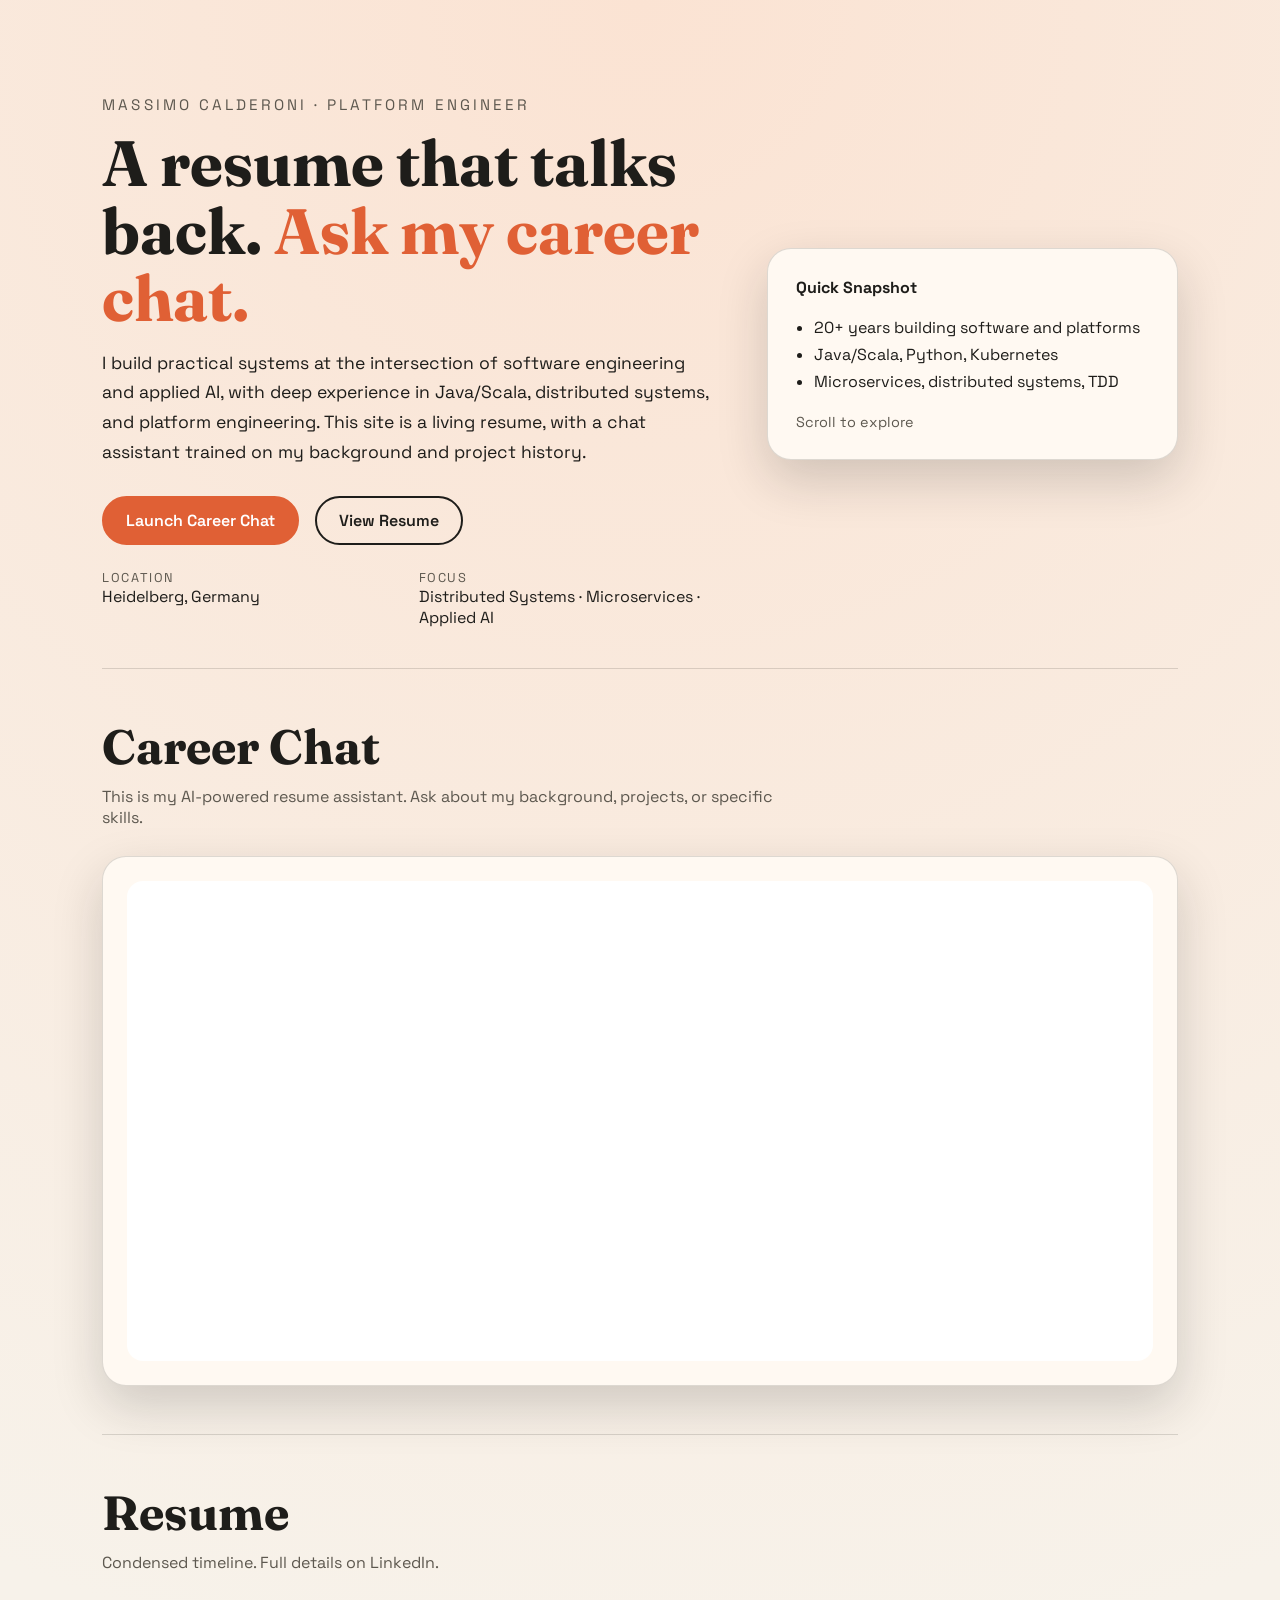
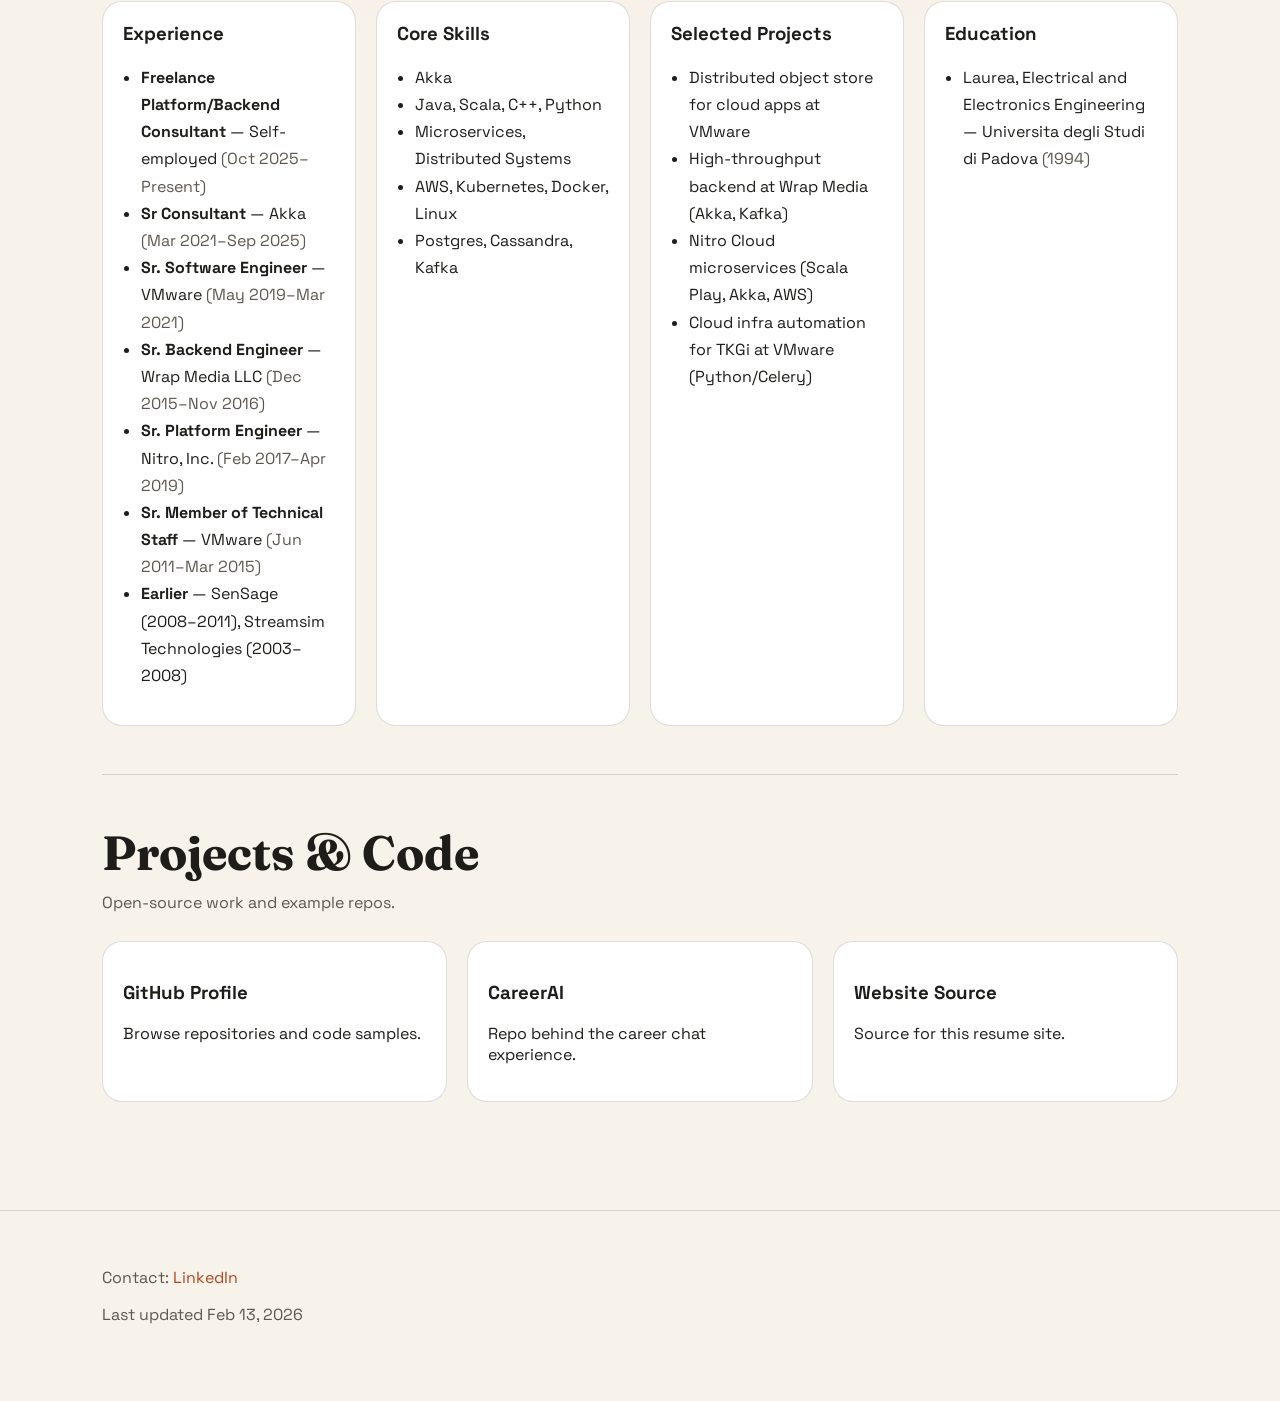
<file: index.html>
<!DOCTYPE html>
<html lang="en">
  <head>
    <meta charset="UTF-8" />
    <meta name="viewport" content="width=device-width, initial-scale=1.0" />
    <title>Massimo Calderoni — Resume, Projects, Career Chat</title>
    <meta
      name="description"
      content="Massimo Calderoni's resume site with experience, projects, and an AI-powered career chat."
    />
    <link rel="stylesheet" href="styles.css" />
  </head>
  <body>
    <header class="hero">
      <div class="hero-inner">
        <p class="eyebrow">Massimo Calderoni · Platform Engineer</p>
        <h1>
          A resume that talks back.
          <span class="accent">Ask my career chat.</span>
        </h1>
        <p class="lead">
          I build practical systems at the intersection of software engineering
          and applied AI, with deep experience in Java/Scala, distributed
          systems, and platform engineering. This site is a living resume, with
          a chat assistant trained on my background and project history.
        </p>
        <div class="cta-row">
          <a class="btn primary" href="#chat">Launch Career Chat</a>
          <a class="btn ghost" href="#resume">View Resume</a>
        </div>
        <div class="meta">
          <div>
            <span class="label">Location</span>
            <span>Heidelberg, Germany</span>
          </div>
          <div>
            <span class="label">Focus</span>
            <span>Distributed Systems · Microservices · Applied AI</span>
          </div>
        </div>
      </div>
      <div class="hero-card">
        <div class="card-top">Quick Snapshot</div>
        <ul class="highlights">
          <li>20+ years building software and platforms</li>
          <li>Java/Scala, Python, Kubernetes</li>
          <li>Microservices, distributed systems, TDD</li>
        </ul>
        <div class="card-footer">
          <span>Scroll to explore</span>
        </div>
      </div>
    </header>

    <main>
      <section id="chat" class="section">
        <div class="section-head">
          <h2>Career Chat</h2>
          <p>
            This is my AI-powered resume assistant. Ask about my background,
            projects, or specific skills.
          </p>
        </div>

        <div class="chat-embed">
          <iframe
            id="career-chat-frame"
            title="Career Chat"
            src="about:blank"
            loading="lazy"
            referrerpolicy="no-referrer"
            allow="clipboard-read; clipboard-write"
          ></iframe>
        </div>
      </section>

      <section id="resume" class="section">
        <div class="section-head">
          <h2>Resume</h2>
          <p>Condensed timeline. Full details on LinkedIn.</p>
        </div>

        <div class="grid">
          <article class="panel">
            <h3>Experience</h3>
            <ul>
              <li>
                <strong>Freelance Platform/Backend Consultant</strong> — Self-employed
                <span class="muted">(Oct 2025–Present)</span>
              </li>
              <li>
                <strong>Sr Consultant</strong> — Akka
                <span class="muted">(Mar 2021–Sep 2025)</span>
              </li>
              <li>
                <strong>Sr. Software Engineer</strong> — VMware
                <span class="muted">(May 2019–Mar 2021)</span>
              </li>
              <li>
                <strong>Sr. Backend Engineer</strong> — Wrap Media LLC
                <span class="muted">(Dec 2015–Nov 2016)</span>
              </li>
              <li>
                <strong>Sr. Platform Engineer</strong> — Nitro, Inc.
                <span class="muted">(Feb 2017–Apr 2019)</span>
              </li>
              <li>
                <strong>Sr. Member of Technical Staff</strong> — VMware
                <span class="muted">(Jun 2011–Mar 2015)</span>
              </li>
              <li>
                <strong>Earlier</strong> — SenSage (2008–2011), Streamsim
                Technologies (2003–2008)
              </li>
            </ul>
          </article>

          <article class="panel">
            <h3>Core Skills</h3>
            <ul>
              <li>Akka</li>
              <li>Java, Scala, C++, Python</li>
              <li>Microservices, Distributed Systems</li>
              <li>AWS, Kubernetes, Docker, Linux</li>
              <li>Postgres, Cassandra, Kafka</li>
            </ul>
          </article>

          <article class="panel">
            <h3>Selected Projects</h3>
            <ul>
              <li>Distributed object store for cloud apps at VMware</li>
              <li>High-throughput backend at Wrap Media (Akka, Kafka)</li>
              <li>Nitro Cloud microservices (Scala Play, Akka, AWS)</li>
              <li>Cloud infra automation for TKGi at VMware (Python/Celery)</li>
            </ul>
          </article>

          <article class="panel">
            <h3>Education</h3>
            <ul>
              <li>
                Laurea, Electrical and Electronics Engineering — Universita
                degli Studi di Padova
                <span class="muted">(1994)</span>
              </li>
            </ul>
          </article>
        </div>
      </section>

      <section id="projects" class="section">
        <div class="section-head">
          <h2>Projects & Code</h2>
          <p>Open-source work and example repos.</p>
        </div>
        <div class="project-list">
          <a class="project" href="https://github.com/max8github">
            <h3>GitHub Profile</h3>
            <p>Browse repositories and code samples.</p>
          </a>
          <a class="project" href="https://github.com/max8github/careerai">
            <h3>CareerAI</h3>
            <p>Repo behind the career chat experience.</p>
          </a>
          <a class="project" href="https://github.com/max8github/max8github.github.io">
            <h3>Website Source</h3>
            <p>Source for this resume site.</p>
          </a>
        </div>
      </section>
    </main>

    <footer class="footer">
      <p>
        Contact: <a href="https://www.linkedin.com/in/mcalderoni/">LinkedIn</a>
      </p>
      <p class="muted">Last updated Feb 13, 2026</p>
    </footer>
    <script>
      (() => {
        const localUrl = "http://127.0.0.1:7860";
        const prodUrl = "https://max8hugs-careerai.hf.space";
        const hostname = window.location.hostname;
        const isLocal =
          hostname === "127.0.0.1" ||
          hostname === "localhost" ||
          hostname === "";
        const configuredUrl = window.CAREER_CHAT_URL;
        const iframe = document.getElementById("career-chat-frame");
        if (!iframe) return;
        iframe.src = configuredUrl || (isLocal ? localUrl : prodUrl);
      })();
    </script>
  </body>
</html>
</file>
<file: styles.css>
@import url("https://fonts.googleapis.com/css2?family=Space+Grotesk:wght@300;400;500;600;700&family=Fraunces:opsz,wght@9..144,600;700&display=swap");

:root {
  --bg: #f7f2ea;
  --bg-accent: #fbe3d3;
  --ink: #1e1d1a;
  --muted: #5d584f;
  --accent: #e06035;
  --accent-dark: #b4461e;
  --card: #fff9f2;
  --line: rgba(30, 29, 26, 0.15);
  --shadow: 0 20px 50px rgba(30, 29, 26, 0.18);
}

* {
  box-sizing: border-box;
}

body {
  margin: 0;
  font-family: "Space Grotesk", system-ui, sans-serif;
  color: var(--ink);
  background: radial-gradient(circle at top, var(--bg-accent), var(--bg) 55%);
  min-height: 100vh;
}

a {
  color: inherit;
  text-decoration: none;
}

.hero {
  display: grid;
  grid-template-columns: minmax(0, 1.2fr) minmax(0, 0.8fr);
  gap: 48px;
  padding: 80px 8vw 40px;
}

.hero-inner h1 {
  font-family: "Fraunces", serif;
  font-size: clamp(2.8rem, 5vw, 4.6rem);
  margin: 12px 0 16px;
  line-height: 1.05;
}

.hero-inner .accent {
  color: var(--accent);
}

.eyebrow {
  font-size: 0.95rem;
  letter-spacing: 0.2em;
  text-transform: uppercase;
  color: var(--muted);
}

.lead {
  font-size: 1.1rem;
  line-height: 1.7;
  max-width: 620px;
}

.cta-row {
  display: flex;
  flex-wrap: wrap;
  gap: 16px;
  margin: 28px 0 24px;
}

.btn {
  padding: 12px 22px;
  border-radius: 999px;
  font-weight: 600;
  border: 2px solid var(--ink);
  transition: transform 0.2s ease, box-shadow 0.2s ease;
}

.btn:hover {
  transform: translateY(-2px);
  box-shadow: 0 10px 20px rgba(30, 29, 26, 0.2);
}

.btn.primary {
  background: var(--accent);
  border-color: var(--accent);
  color: #fff;
}

.btn.ghost {
  background: transparent;
}

.meta {
  display: grid;
  grid-template-columns: repeat(auto-fit, minmax(160px, 1fr));
  gap: 16px;
  margin-top: 24px;
}

.meta .label {
  display: block;
  font-size: 0.8rem;
  text-transform: uppercase;
  letter-spacing: 0.12em;
  color: var(--muted);
}

.hero-card {
  background: var(--card);
  border: 1px solid var(--line);
  padding: 28px;
  border-radius: 24px;
  box-shadow: var(--shadow);
  align-self: center;
}

.card-top {
  font-weight: 700;
  margin-bottom: 12px;
}

.highlights {
  padding-left: 18px;
  line-height: 1.7;
}

.card-footer {
  margin-top: 18px;
  font-size: 0.9rem;
  color: var(--muted);
}

main {
  padding: 0 8vw 60px;
}

.section {
  padding: 48px 0;
  border-top: 1px solid var(--line);
}

.section-head {
  max-width: 700px;
  margin-bottom: 28px;
}

.section-head h2 {
  font-family: "Fraunces", serif;
  font-size: clamp(2rem, 4vw, 3rem);
  margin: 0 0 10px;
}

.section-head p {
  color: var(--muted);
  margin: 0;
}

.chat-embed {
  background: var(--card);
  border-radius: 24px;
  border: 1px solid var(--line);
  padding: 24px;
  display: grid;
  gap: 20px;
  box-shadow: var(--shadow);
}

.chat-placeholder {
  background: #fff;
  border-radius: 16px;
  padding: 16px;
  border: 1px dashed var(--line);
}

.chat-placeholder code {
  display: inline-block;
  margin-top: 8px;
  background: var(--bg-accent);
  padding: 4px 8px;
  border-radius: 8px;
}

.chat-embed iframe {
  width: 100%;
  height: 480px;
  border: 0;
  border-radius: 16px;
  background: #fff;
}

.grid {
  display: grid;
  grid-template-columns: repeat(auto-fit, minmax(240px, 1fr));
  gap: 20px;
}

.panel {
  background: #fff;
  border-radius: 20px;
  padding: 20px;
  border: 1px solid var(--line);
}

.panel h3 {
  margin-top: 0;
}

.panel ul {
  padding-left: 18px;
  line-height: 1.7;
}

.project-list {
  display: grid;
  grid-template-columns: repeat(auto-fit, minmax(240px, 1fr));
  gap: 20px;
}

.project {
  background: #fff;
  padding: 20px;
  border-radius: 20px;
  border: 1px solid var(--line);
  transition: transform 0.2s ease, box-shadow 0.2s ease;
}

.project:hover {
  transform: translateY(-3px);
  box-shadow: 0 14px 30px rgba(30, 29, 26, 0.16);
}

.footer {
  padding: 40px 8vw 60px;
  border-top: 1px solid var(--line);
  color: var(--muted);
}

.footer a {
  color: var(--accent-dark);
}

.muted {
  color: var(--muted);
}

@media (max-width: 900px) {
  .hero {
    grid-template-columns: 1fr;
  }
}

@media (max-width: 600px) {
  .cta-row {
    flex-direction: column;
    align-items: flex-start;
  }
}
</file>
